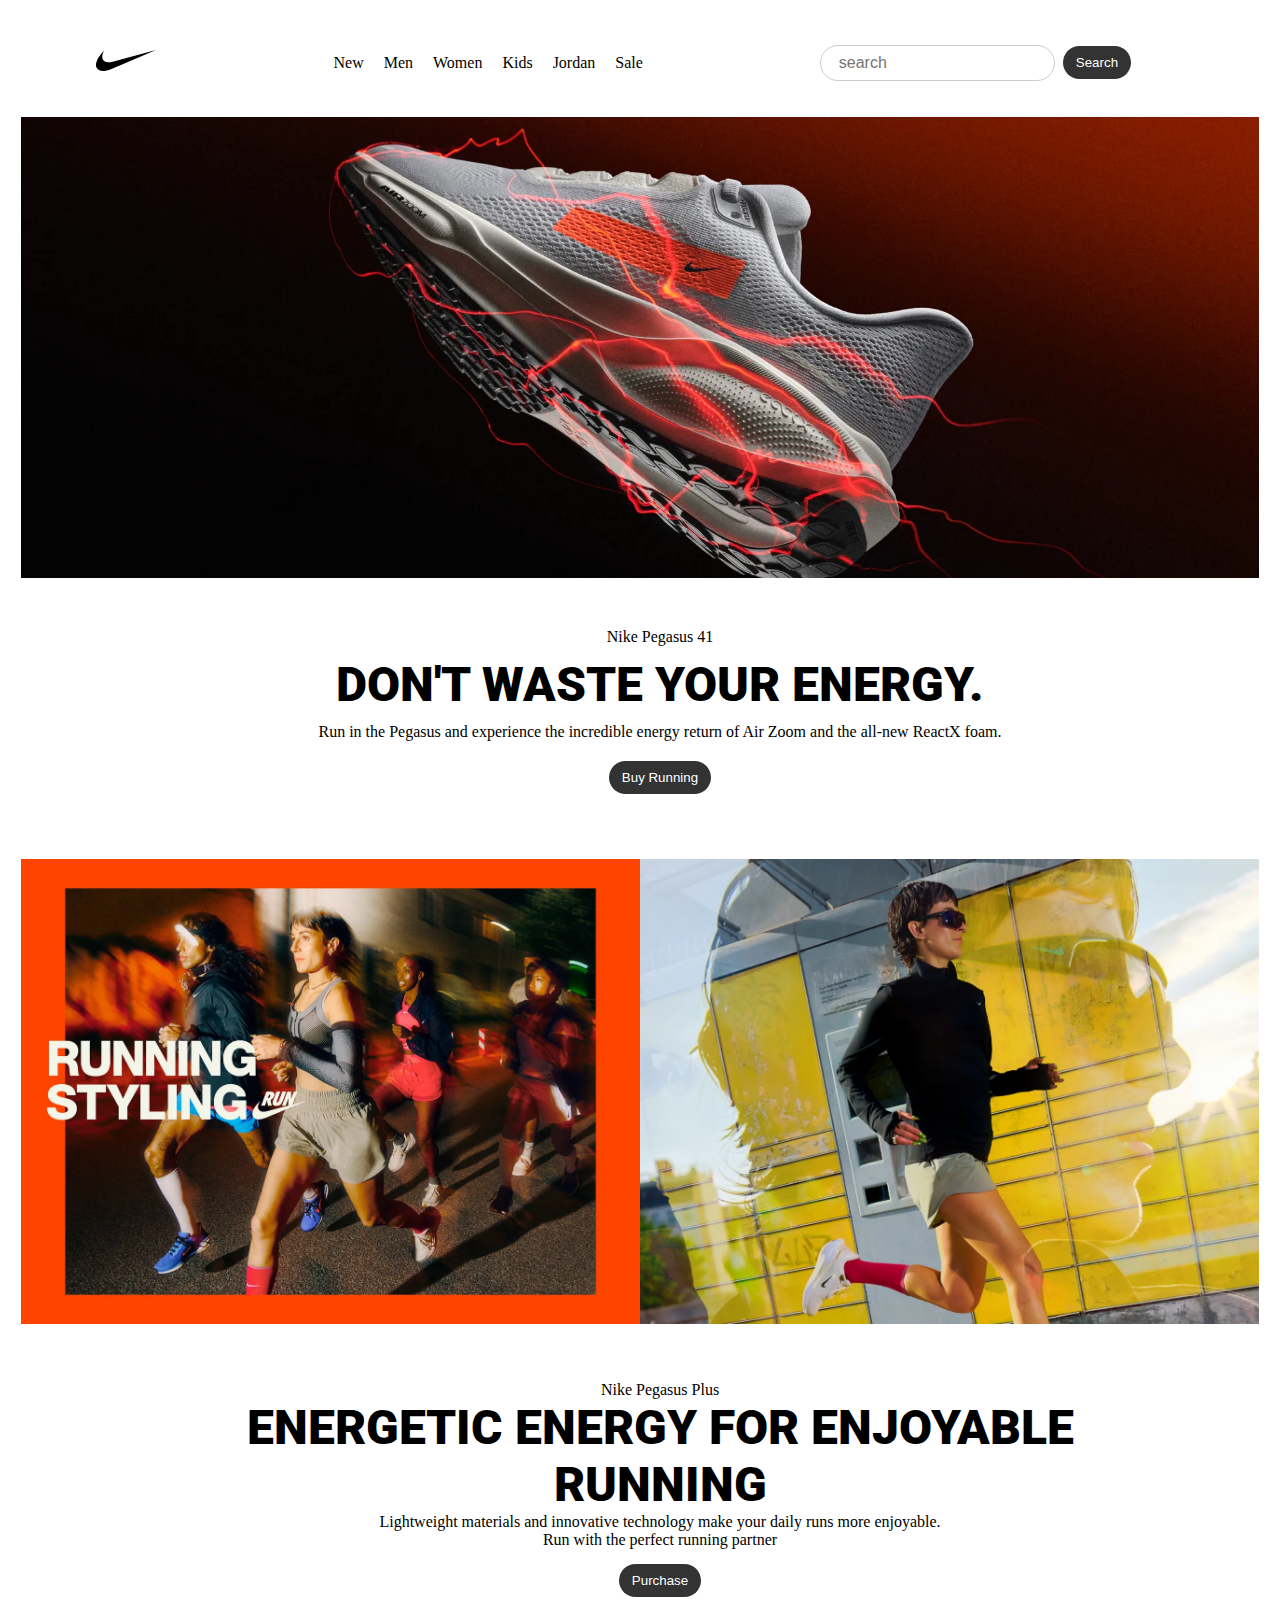
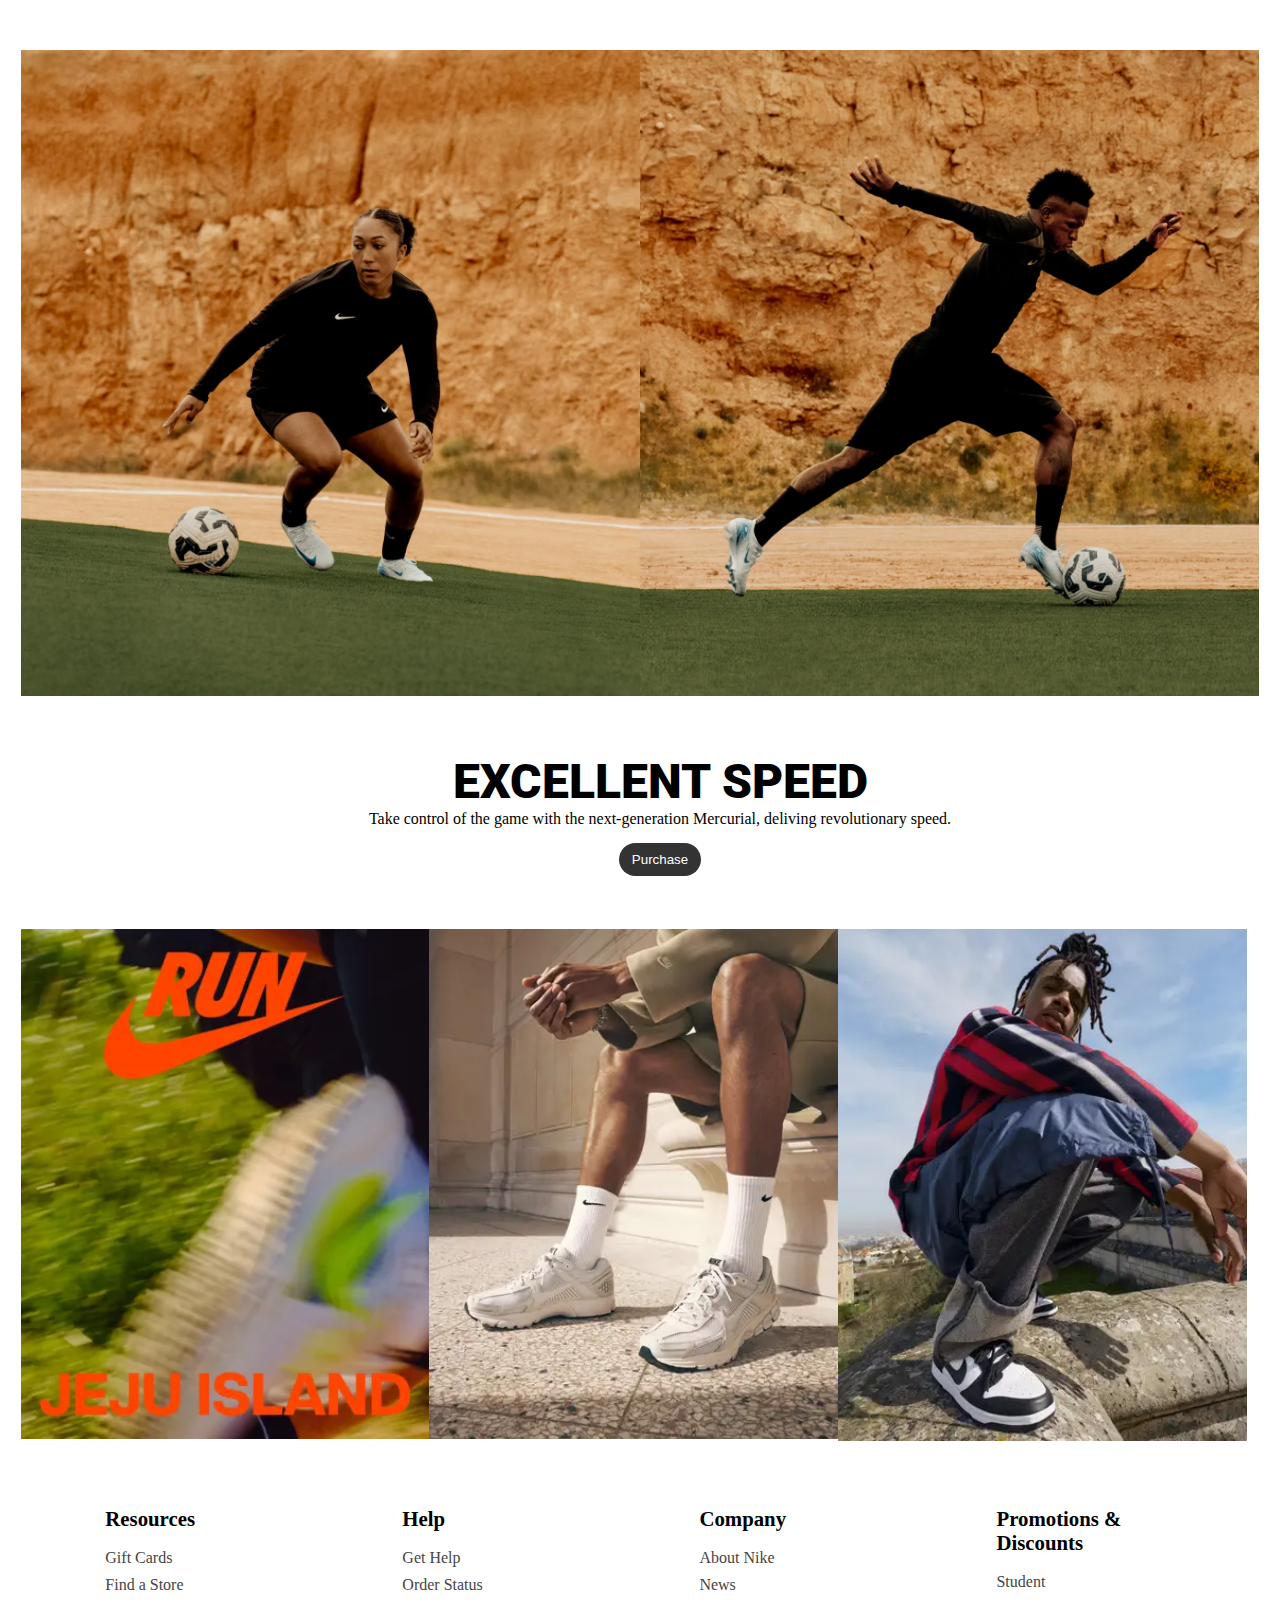
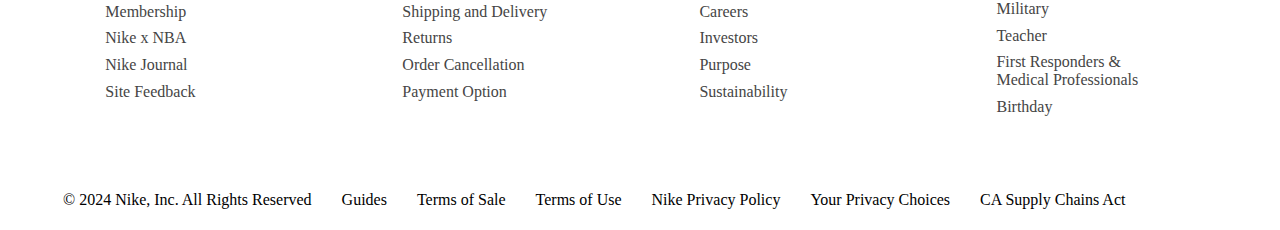
<file: men.html>
<!DOCTYPE html>
<html lang="en">
<head>
    <meta charset="UTF-8">
    <meta name="viewport" content="width=device-width, initial-scale=1.0">
    <title>MEN</title>
    <link rel="stylesheet" href="css/index.css">
    <link rel="stylesheet" href="css/men.css">
    <link rel="preconnect" href="https://fonts.googleapis.com">
    <link rel="preconnect" href="https://fonts.gstatic.com" crossorigin>
    <link href="https://fonts.googleapis.com/css2?family=Roboto:ital,wght@0,100;0,300;0,400;0,500;0,700;0,900;1,100;1,300;1,400;1,500;1,700;1,900&display=swap" rel="stylesheet">
</head>
<body>
    <div id="nav-placeholder"></div>
    <div class="men">
        <section>
            <div><img src="/images/men/img1.webp" alt=""></div>
        </section>
        <section>
            <ul>
                <li>Nike Pegasus 41</li>
                <li>DON'T WASTE YOUR ENERGY.</li>
                <li>Run in the Pegasus and experience the incredible energy return of Air Zoom and the all-new ReactX foam.</li>
                <button>Buy Running</button>
            </ul>
        </section>
        <section>
            <div>
                <img src="images/men/img2.webp" alt="">
            </div>
            <div>
                <img src="images/men/img3.webp" alt="">
            </div>
        </section>
        <section>
            <ul>
                <li>Nike Pegasus Plus</li>
                <li>ENERGETIC ENERGY FOR ENJOYABLE</li>
                <li>RUNNING</li>
                <li>Lightweight materials and innovative technology make your daily runs more enjoyable.</li>
                <li>Run with the perfect running partner</li>
                <button>Purchase</button>
            </ul>
        </section>
        <section>
            <div><img src="images/men/img4.webp" alt=""></div>
        </section>
        <section>
            <ul>
                <li>EXCELLENT SPEED</li>            
                <li>Take control of the game with the next-generation Mercurial, deliving revolutionary speed.</li>            
                <button>Purchase</button>
            </ul>
        </section>
        <section>
            <div><img src="images/men/slider1.webp" alt=""></div>
            <div><img src="images/men/slider2.webp" alt=""></div>
            <div><img src="images/men/slider3.webp" alt=""></div>
        </section>
    </div>
    <div id="footer-placeholder"></div>
    <script src="js/place-holder.js"></script>
</body>
</html>
</file>
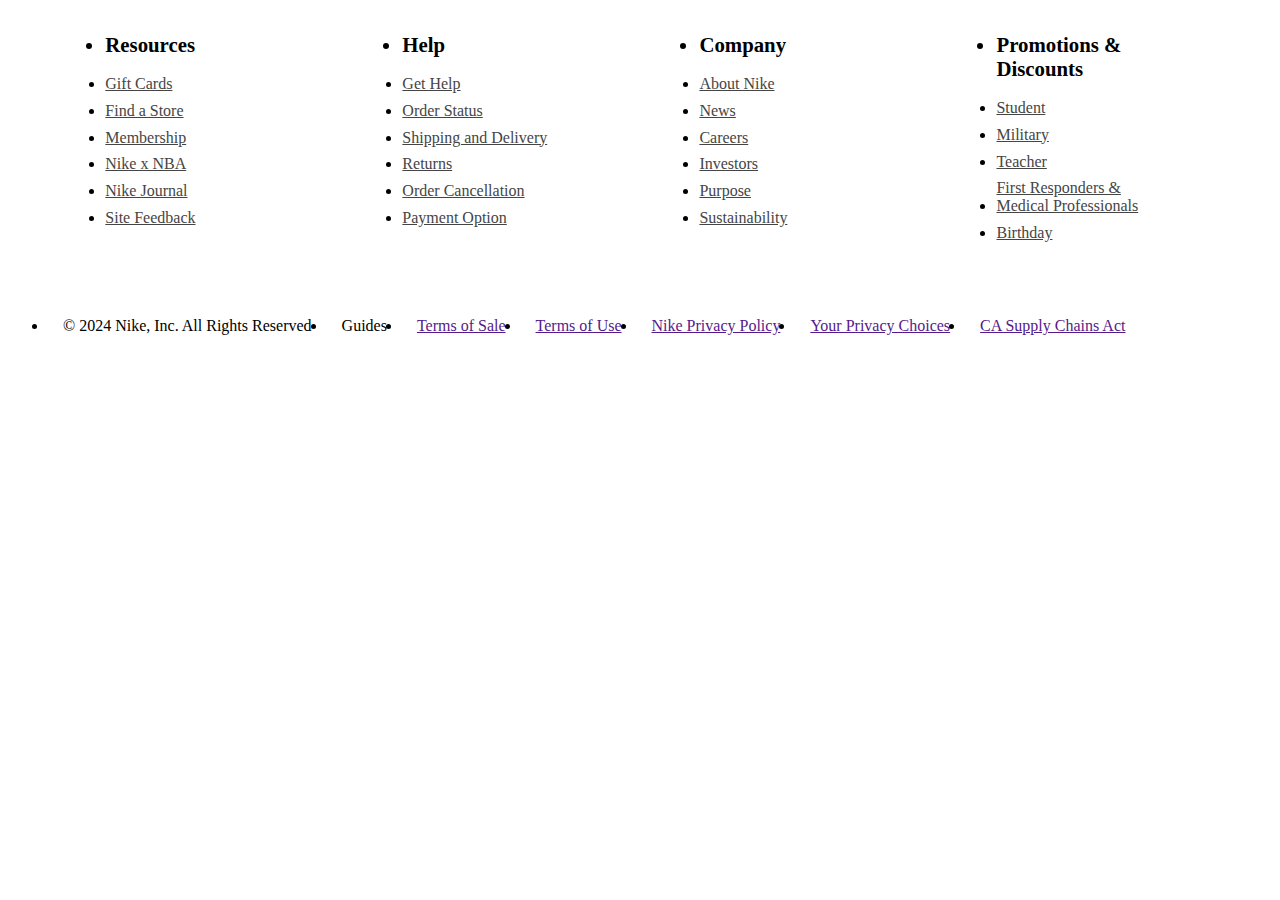
<file: html/footer.html>
<!DOCTYPE html>
<html lang="en">
<head>
    <meta charset="UTF-8">
    <meta name="viewport" content="width=device-width, initial-scale=1.0">
    <title>Document</title>
    <link rel="stylesheet" href="/css/footer.css">
</head>
<body>
    <footer>
        <section>
            <ul>
                <li>Resources</li>
                <li><a href="#" class="hover-underline-animation">Gift Cards</a></li>
                <li><a href="#" class="hover-underline-animation">Find a Store</a></li>
                <li><a href="#" class="hover-underline-animation">Membership</a></li>
                <li><a href="#" class="hover-underline-animation">Nike x NBA</a></li>
                <li><a href="#" class="hover-underline-animation">Nike Journal</a></li>
                <li><a href="#" class="hover-underline-animation">Site Feedback</a></li>
            </ul>
            <ul>
                <li>Help</li>
                <li><a href="#" class="hover-underline-animation">Get Help</a></li>
                <li><a href="#" class="hover-underline-animation">Order Status</a></li>
                <li><a href="#" class="hover-underline-animation">Shipping and Delivery</a></li>
                <li><a href="#" class="hover-underline-animation">Returns</a></li>
                <li><a href="#" class="hover-underline-animation">Order Cancellation</a></li>
                <li><a href="#" class="hover-underline-animation">Payment Option</a></li>
            </ul>
            <ul>
                <li>Company</li>
                <li><a href="#" class="hover-underline-animation">About Nike</a></li>
                <li><a href="#" class="hover-underline-animation">News</a></li>
                <li><a href="#" class="hover-underline-animation">Careers</a></li>
                <li><a href="#" class="hover-underline-animation">Investors</a></li>
                <li><a href="#" class="hover-underline-animation">Purpose</a></li>
                <li><a href="#" class="hover-underline-animation">Sustainability</a></li>
            </ul>
            <ul>
                <li>Promotions & Discounts</li>
                <li><a href="#" class="hover-underline-animation">Student</a></li>
                <li><a href="#" class="hover-underline-animation">Military</a></li>
                <li><a href="#" class="hover-underline-animation">Teacher</a></li>
                <li><a href="#" class="hover-underline-animation">First Responders & Medical Professionals</a></li>
                <li><a href="#" class="hover-underline-animation">Birthday</a></li>
            </ul>
        </section>
        <section>
            <ul>
                <li>© 2024 Nike, Inc. All Rights Reserved</li>
                <li>Guides</li>
                <li><a href="">Terms of Sale</a></li>
                <li><a href="">Terms of Use</a></li>
                <li><a href="">Nike Privacy Policy</a></li>
                <li><a href="">Your Privacy Choices</a></li>
                <li><a href="">CA Supply Chains Act</a></li>
              </ul>
        </section>
    </footer>
</body>
</html>
</file>
<file: css/index.css>
li { list-style: none; }
a {text-decoration: none; color: black;transition: color 0.3s ease, text-decoration 1.5s ease-out;}
a:hover{color: gray;}

main>section:nth-child(1) img { width: 100%; } 
main>section:nth-child(2) { display: flex; flex-direction: column; align-items: center; padding: 5%; } 
main>section:nth-child(2)>div:nth-child(2) { font-family: "Roboto", system-ui; font-weight: 700; font-style: normal; font-size:  clamp(1.5rem,4vw,3rem); letter-spacing: -1px; } 
main>section:nth-child(2) button { background-color: black; color: white; border-radius: 50px; padding: 10px 15px; font-size: 1rem; font-weight: 700; margin-top: 1%; transition: background-color 0.1s ease-out; border: none; } 
main>section:nth-child(2) button:hover { background-color: #989898; } 

main>section:nth-child(3) { display: flex; flex-wrap: wrap; } 
main>section:nth-child(3)>div { width: 50%; aspect-ratio: 16 / 11; background-size: cover; color: white; display: flex; flex-direction: column; justify-content: end; } 
main>section:nth-child(3)>div>ul { width: 100%; padding: 5%; } 
main>section:nth-child(3)>div>ul>li:nth-child(2) { font-size: clamp(1rem,3vw,2rem); margin-bottom: 15px; } 
main>section:nth-child(3)>div>ul button { border-radius: 20px; border: none; padding: 8px 15px; font-size: 1rem; transition: background-color 0.1s ease-out, color 0.1s ease-out } 
main>section:nth-child(3)>div>ul button:hover { background-color: #545454; color: #fff; } 
 
main>section:nth-child(3)>div:nth-child(1) { background-image: url('/images/index/img2.webp') } 
main>section:nth-child(3)>div:nth-child(2) { background-image: url('/images/index/img3.webp') } 
main>section:nth-child(3)>div:nth-child(3) { background-image: url('/images/index/img4.webp') } 
main>section:nth-child(3)>div:nth-child(4) { background-image: url('/images/index/img5.webp') } 

main>section:nth-child(4) { display: flex; flex-direction: column; justify-content: center; align-items: center; padding: 5%; } 
main>section:nth-child(4)>div:nth-child(1) { font-size: clamp(1.5rem,4vw,3rem); font-weight: 700; font-family: "Roboto", system-ui; font-weight: 700;} 
main>section:nth-child(4) button { background-color: black; color: #fff; border-radius: 20px; border: none; padding: 9px 16px; font-size: 1rem; font-weight: 700; transition: background-color 0.1s ease-out, color 0.1s ease-out; margin-top: 13px; } 
main>section:nth-child(4) button:hover { background-color: #959595; color: #fff; } 


.nike-slider { display: flex; justify-content: center; align-items: center; position: relative; } 
.nike-slider-container { display: flex; width: 100%; overflow: hidden; } 
.nike-slider-container img { display: block; margin: 0; padding: 0; border: none; } 

.left,
.right { font-size: 3rem; padding: 0 1%; color: #fff; z-index: 10; } 

.arrow { position: absolute; } 
.left { left: 50px; } 
.right { right: 50px; } 

main>section:nth-child(7) { display: flex; justify-content: center; padding: 3%; } 
main>section:nth-child(7)>ul>li:first-child { font-weight: 700; padding-bottom: 5%; font-size: 1.3rem;} 
main>section:nth-child(7)>ul { padding-left: 5%; padding-right: 5%; display: inline-block; width: 90%; } 
main>section:nth-child(7)>ul>li {padding-top: 5%;}

.hover-underline-animation {
    display: inline-block; /* 텍스트 크기만큼만 블록을 차지하도록 설정 */
    position: relative;
    color: rgb(69, 69, 69);
  }
  .hover-underline-animation::after {
    content: "";
    position: absolute;
    width: 100%; /* 자동으로 텍스트 길이에 맞추려면 100% 대신 auto */
    transform: scaleX(0);
    height: 1px;
    bottom: 0;
    left: 0;
    background-color: rgba(35, 35, 35, 0.5);
    transform-origin: bottom right;
    transition: transform 0.25s ease-out;
    margin-bottom: 0;
  }
  .hover-underline-animation:hover::after {
    transform: scaleX(1);
    transform-origin: bottom left;
  }
  
  @media screen and (max-width:600px) {
    main>section:nth-child(7) {display: grid; grid-template-columns: 50% 50%;}
 }
</file>
<file: css/men.css>
.men{padding: 1%;}

.men>section:nth-child(1) img{width: 100%;}

.men>section:nth-child(2){text-align: center; padding: 2% 0 4% 0;}
.men>section:nth-child(2)>ul>li{padding: 5px 0;}
.men>section:nth-child(2)>ul>li:nth-child(2){ font-family: roboto; font-size: 3rem; font-weight: 900}
.men>section:nth-child(2)>ul button{margin-top: 15px;}

.men>section:nth-child(3){display: flex; width: 100%;}
.men>section:nth-child(3)>div{width: 50%;}
.men>section:nth-child(3)>div img{width: 100%;}
.men>section:nth-child(3)>div p{font-size: 1.4rem; font-weight: roboto; font-weight: 500;}

.men>section:nth-child(4){text-align: center; padding: 3%;}
.men>section:nth-child(4)>ul>li:nth-child(2),
.men>section:nth-child(4)>ul>li:nth-child(3){ font-family: roboto; font-size: 3rem; font-weight: 900}
.men>section:nth-child(4)>ul button{margin-top: 15px;}

.men>section:nth-child(5){width: 100%;}
.men>section:nth-child(5) img{width: 100%;}

.men>section:nth-child(6){text-align: center; padding: 3%;}
.men>section:nth-child(6)>ul>li:nth-child(1){ font-family: roboto; font-size: 3rem; font-weight: 900}
.men>section:nth-child(6)>ul button{margin-top: 15px;}

.men>section:nth-child(7){display: flex; width: 100%; padding-bottom: 2%;}
.men>section:nth-child(7)>div{width: 33%;}
.men>section:nth-child(7)>div img{width: 100%;}
</file>
<file: css/footer.css>
footer>section:nth-child(1){ display: flex; justify-content: center; padding: 0 3% 3% 3%; } 
footer>section:nth-child(1)>ul>li:first-child { font-weight: 700; padding-bottom: 5%; font-size: 1.3rem; } 
footer>section:nth-child(1)>ul { padding-left: 5%; padding-right: 5%; display: inline-block; width: 90%; } 
footer>section:nth-child(1)>ul>li { padding-top: 5%; } 

.hover-underline-animation { display: inline-block; /* 텍스트 크기만큼만 블록을 차지하도록 설정 */
 position: relative; color: rgb(69, 69, 69); } 
 .hover-underline-animation::after { content: ""; position: absolute; width: 100%; /* 자동으로 텍스트 길이에 맞추려면 100% 대신 auto */
 transform: scaleX(0); height: 1px; bottom: 0; left: 0; background-color: rgba(35, 35, 35, 0.5); transform-origin: bottom right; transition: transform 0.25s ease-out; margin-bottom: 0; } 
 .hover-underline-animation:hover::after { transform: scaleX(1); transform-origin: bottom left; } 

 /* footer>section:nth-child(2) {display: flex;align-items: center;justify-content: center;} */
 footer>section:nth-child(2)>ul {display: flex; flex-wrap: wrap;}
 footer>section:nth-child(2)>ul>li {padding: 5px 15px;}

 @media screen and (max-width:600px) {
    footer>section:nth-child(1){display: grid; grid-template-columns: 50% 50%;}
 }
</file>
